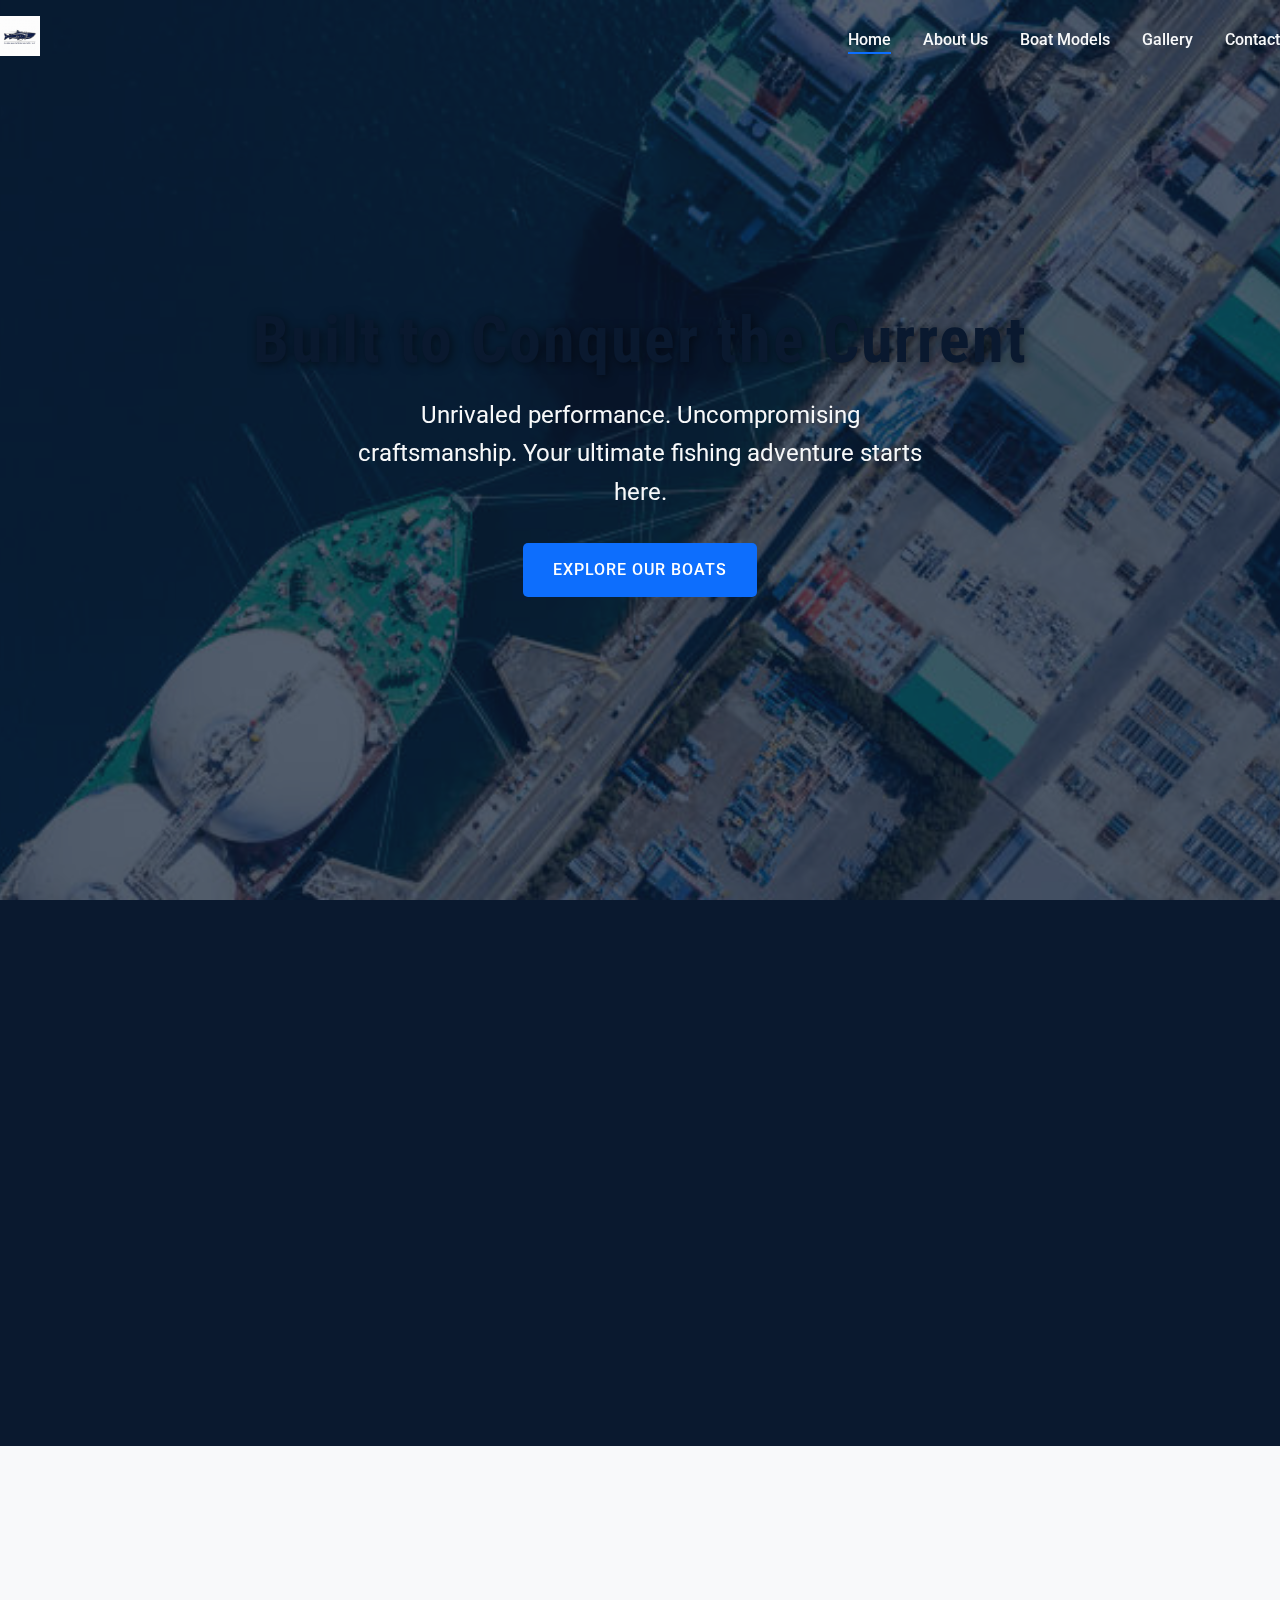
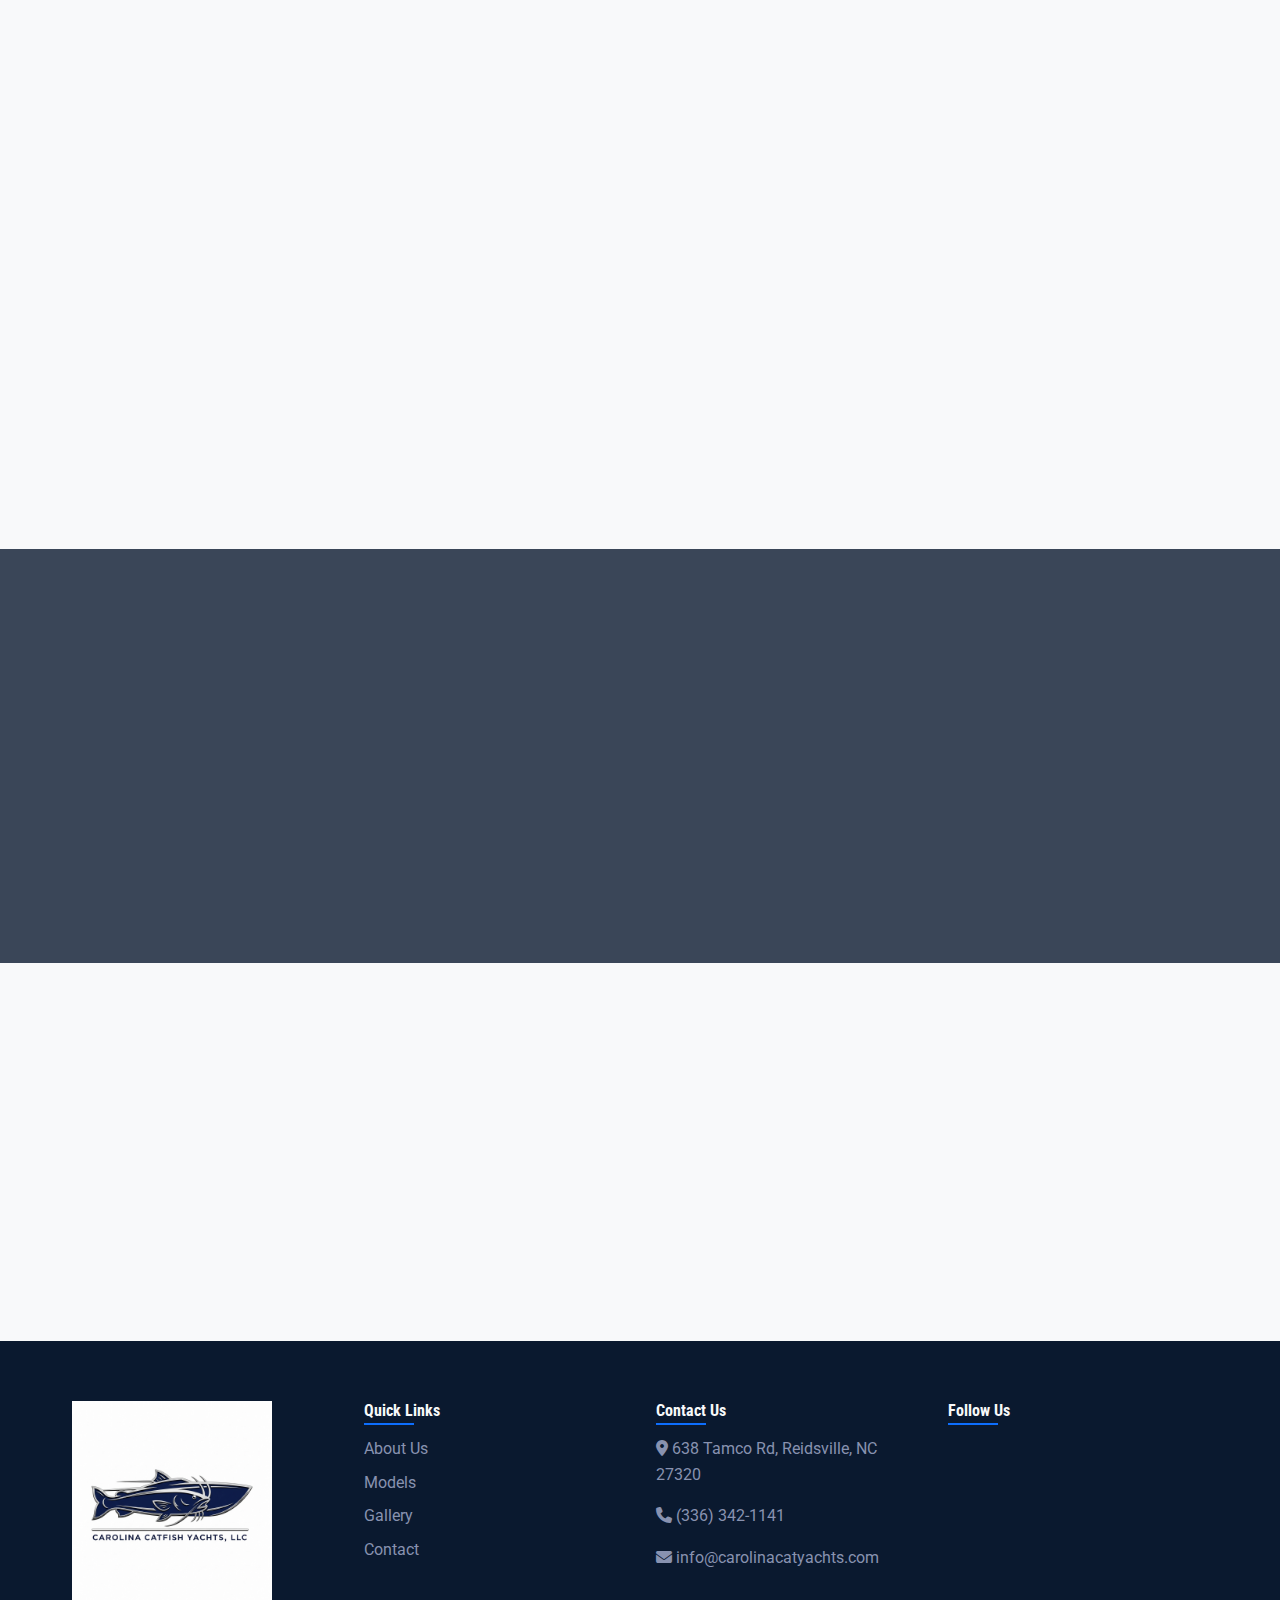
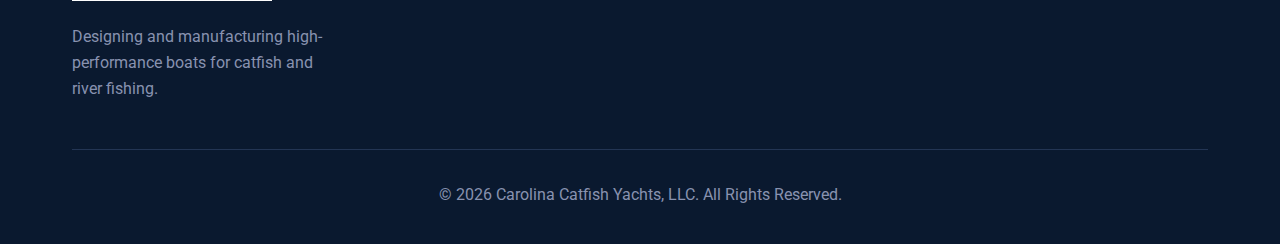
<file: index.html>
<!DOCTYPE html>
<html lang="en">
<head>
    <meta charset="UTF-8">
    <meta name="viewport" content="width=device-width, initial-scale=1.0">
    <title>Carolina Catfish Yachts | Built to Conquer the Current</title>
    <meta name="description" content="High-performance custom boats for catfish and river fishing, designed and manufactured in North Carolina.">

    <link rel="stylesheet" href="css/style.css">

    <link rel="stylesheet" href="https://cdnjs.cloudflare.com/ajax/libs/font-awesome/6.5.2/css/all.min.css">
    <link rel="stylesheet" href="https://unpkg.com/aos@next/dist/aos.css" />
</head>
<body>

    <header class="header">
        <nav class="navbar">
            <a href="index.html" class="nav-logo">
                <img src="images/logo.png" alt="Carolina Catfish Yachts Logo">
            </a>
            <ul class="nav-menu">
                <li class="nav-item"><a href="index.html" class="nav-link active">Home</a></li>
                <li class="nav-item"><a href="about.html" class="nav-link">About Us</a></li>
                <li class="nav-item"><a href="boats.html" class="nav-link">Boat Models</a></li>
                <li class="nav-item"><a href="gallery.html" class="nav-link">Gallery</a></li>
                <li class="nav-item"><a href="contact.html" class="nav-link">Contact</a></li>
            </ul>
            <div class="hamburger">
                <span class="bar"></span>
                <span class="bar"></span>
                <span class="bar"></span>
            </div>
        </nav>
    </header>

    <main>
        <section class="hero-section">
            <div class="hero-bg-video">
                 <img src="images/1.jpg" alt="Dynamic shot of a boat on the water" class="hero-bg-image">
            </div>
            <div class="hero-overlay"></div>
            <div class="container hero-content text-center" data-aos="fade-up">
                <h1 class="hero-title">Built to Conquer the Current</h1>
                <p class="hero-subtitle">Unrivaled performance. Uncompromising craftsmanship. Your ultimate fishing adventure starts here.</p>
                <a href="boats.html" class="btn btn-primary">Explore Our Boats</a>
            </div>
        </section>

        <section class="section bg-dark">
            <div class="container grid grid-2-cols align-center">
                <div data-aos="fade-right">
                    <h2 class="section-title text-light">Forged in North Carolina Waters</h2>
                    <p class="text-muted">Since our founding, Carolina Catfish Yachts has been dedicated to a single mission: to engineer and build the most durable, high-performance river and catfish fishing boats on the market. Our roots are deep in the fishing traditions of the Carolinas, and our passion is built into every hull.</p>
                    <a href="about.html" class="btn btn-secondary">Our Story</a>
                </div>
                <div data-aos="fade-left" data-aos-delay="200">
                    <img src="images/6.jpg" alt="Craftsman working on a boat hull" class="img-fluid rounded-img">
                </div>
            </div>
        </section>

        <section class="section">
            <div class="container text-center">
                <h2 class="section-title" data-aos="fade-up">Featured Models</h2>
                <p class="section-subtitle" data-aos="fade-up" data-aos-delay="100">Engineered for dominance. Designed for the dedicated angler.</p>
                <div class="grid grid-3-cols gap-lg" data-aos="fade-up" data-aos-delay="200">
                    <div class="card">
                        <img src="images/23.jpg" alt="The River Phantom Model" class="card-img">
                        <div class="card-body">
                            <h3 class="card-title">The River Phantom 24'</h3>
                            <p class="card-text">The ultimate vessel for serious catfish anglers. Stable, spacious, and packed with features.</p>
                            <a href="boats.html#river-boats" class="link-arrow">View Details <i class="fas fa-arrow-right"></i></a>
                        </div>
                    </div>
                    <div class="card">
                        <img src="images/24.jpg" alt="The Current Carver Model" class="card-img">
                        <div class="card-body">
                            <h3 class="card-title">The Current Carver 21'</h3>
                            <p class="card-text">A nimble and powerful boat designed to navigate challenging river currents with ease.</p>
                            <a href="boats.html#river-boats" class="link-arrow">View Details <i class="fas fa-arrow-right"></i></a>
                        </div>
                    </div>
                    <div class="card">
                        <img src="images/5.jpg" alt="The Custom Kingfisher Model" class="card-img">
                        <div class="card-body">
                            <h3 class="card-title">The Kingfisher X-Series</h3>
                            <p class="card-text">Your vision, our expertise. Fully customizable builds for the angler who demands it all.</p>
                            <a href="boats.html#custom-builds" class="link-arrow">View Details <i class="fas fa-arrow-right"></i></a>
                        </div>
                    </div>
                </div>
            </div>
        </section>

        <section class="section parallax-section" style="background-image: url('images/10.jpg');">
            <div class="container text-center text-light" data-aos="fade-in">
                <h2 class="section-title">What Our Owners Say</h2>
                <div class="testimonial-carousel">
                    </div>
            </div>
        </section>

        <section class="section">
            <div class="container">
                <div class="grid grid-4-cols gap-md">
                    <div class="value-item text-center" data-aos="fade-up">
                        <div class="value-icon"><i class="fas fa-shield-halved"></i></div>
                        <h3 class="value-title">Durability</h3>
                        <p>Built with superior materials to withstand the toughest conditions, season after season.</p>
                    </div>
                    <div class="value-item text-center" data-aos="fade-up" data-aos-delay="100">
                        <div class="value-icon"><i class="fas fa-gauge-high"></i></div>
                        <h3 class="value-title">Performance</h3>
                        <p>Engineered for speed, stability, and responsive handling in any water.</p>
                    </div>
                    <div class="value-item text-center" data-aos="fade-up" data-aos-delay="200">
                        <div class="value-icon"><i class="fas fa-gem"></i></div>
                        <h3 class="value-title">Craftsmanship</h3>
                        <p>Meticulous attention to detail from our skilled builders in Reidsville, NC.</p>
                    </div>
                    <div class="value-item text-center" data-aos="fade-up" data-aos-delay="300">
                        <div class="value-icon"><i class="fas fa-lightbulb"></i></div>
                        <h3 class="value-title">Innovation</h3>
                        <p>Integrating the latest technology and angler-focused design features.</p>
                    </div>
                </div>
            </div>
        </section>

    </main>

    <footer class="footer bg-dark">
        <div class="container">
            <div class="footer-content">
                <div class="footer-col">
                    <img src="images/logo.png" alt="Carolina Catfish Yachts Logo" class="footer-logo">
                    <p>Designing and manufacturing high-performance boats for catfish and river fishing.</p>
                </div>
                <div class="footer-col">
                    <h4>Quick Links</h4>
                    <ul>
                        <li><a href="about.html">About Us</a></li>
                        <li><a href="boats.html">Models</a></li>
                        <li><a href="gallery.html">Gallery</a></li>
                        <li><a href="contact.html">Contact</a></li>
                    </ul>
                </div>
                <div class="footer-col">
                    <h4>Contact Us</h4>
                    <p><i class="fas fa-map-marker-alt"></i> 638 Tamco Rd, Reidsville, NC 27320</p>
                    <p><i class="fas fa-phone"></i> (336) 342-1141</p>
                    <p><i class="fas fa-envelope"></i> info@carolinacatyachts.com</p>
                </div>
                <div class="footer-col">
                    <h4>Follow Us</h4>
                    <div class="social-icons">
                        
                    </div>
                </div>
            </div>
            <div class="footer-bottom">
                <p>&copy; <span id="year"></span> Carolina Catfish Yachts, LLC. All Rights Reserved.</p>
            </div>
        </div>
    </footer>

    <a href="#" class="back-to-top"><i class="fas fa-arrow-up"></i></a>

    <script src="https://unpkg.com/aos@next/dist/aos.js"></script>
    <script src="js/script.js"></script>
</body>
</html>
</file>
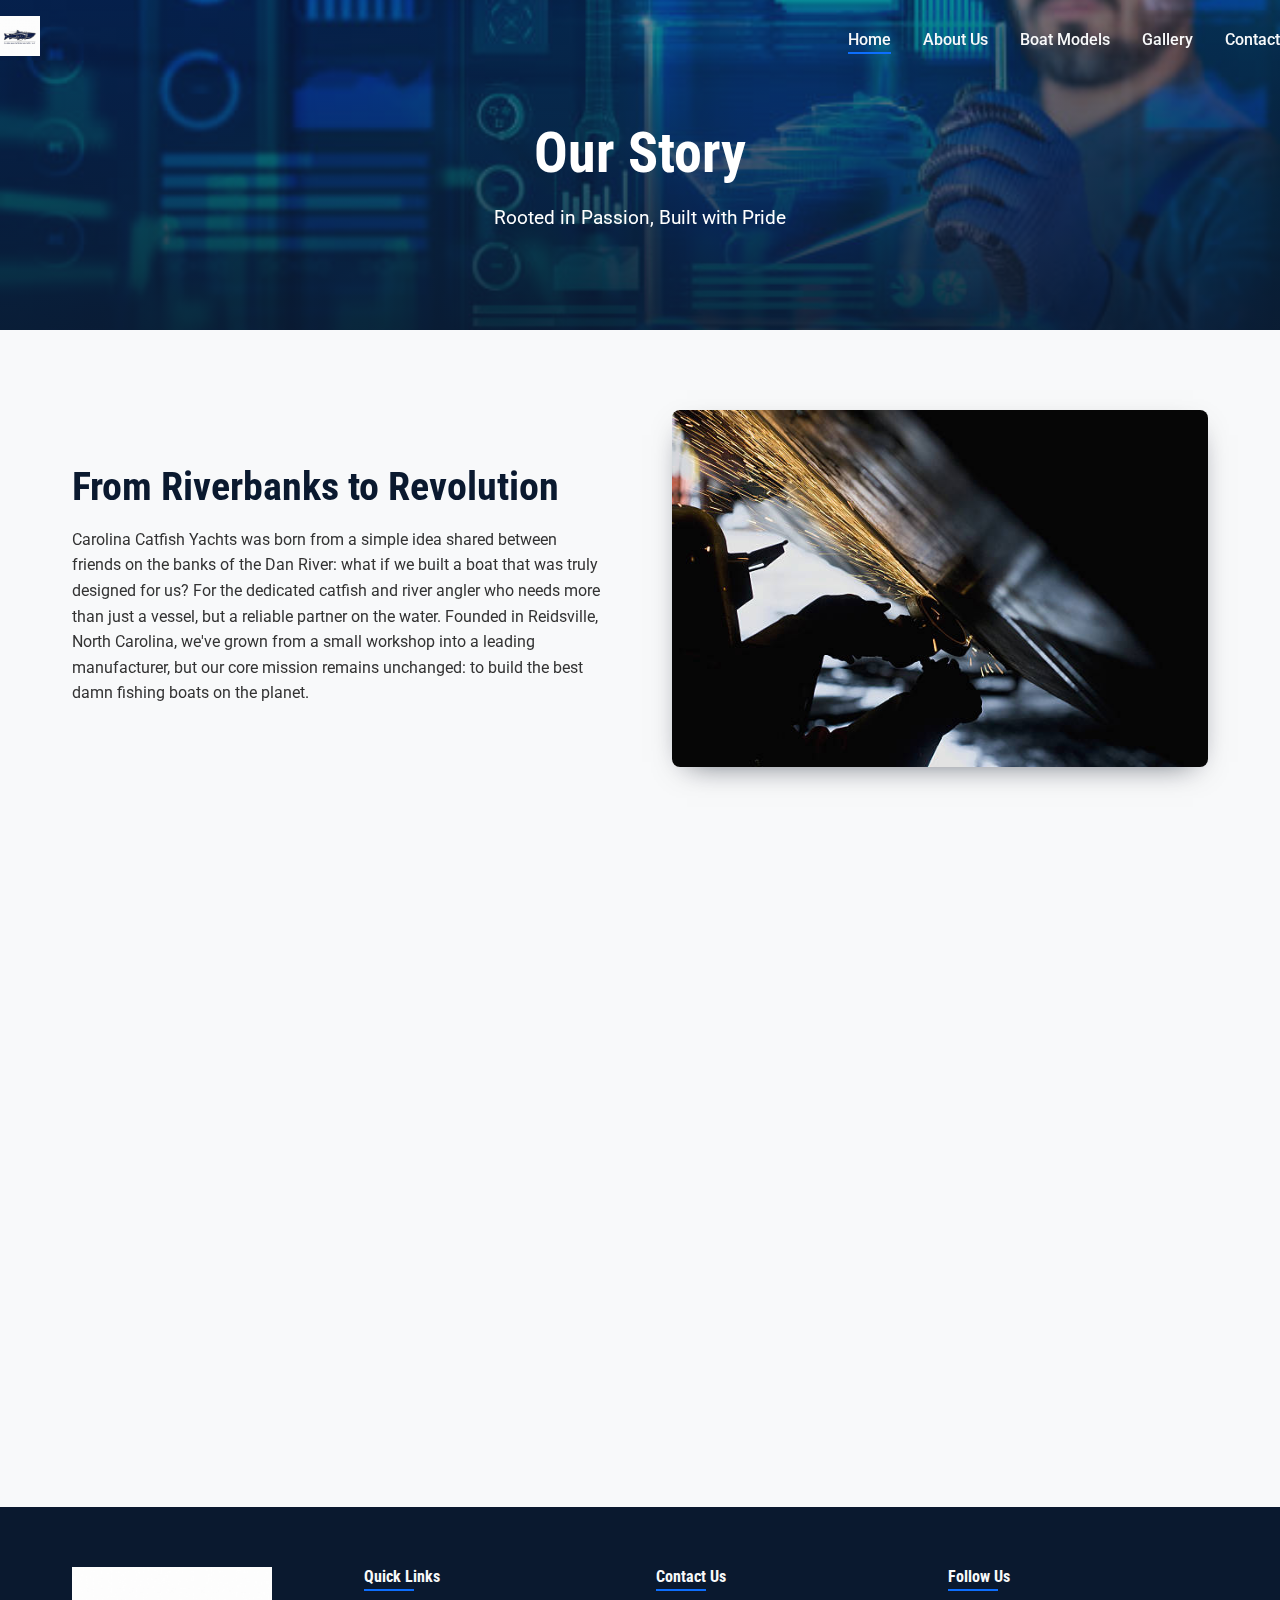
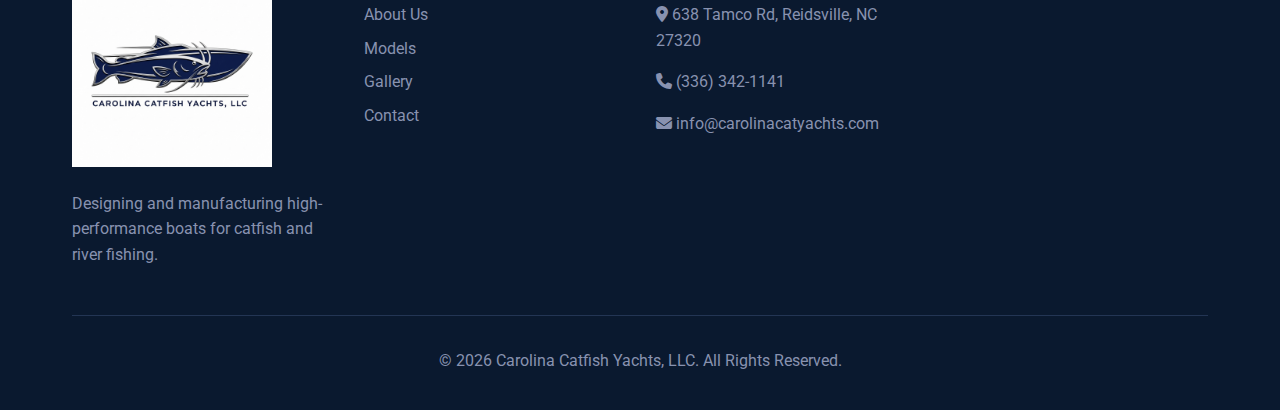
<file: about.html>
<!DOCTYPE html>
<html lang="en">
<head>
    <meta charset="UTF-8">
    <meta name="viewport" content="width=device-width, initial-scale=1.0">
    <title>About Us | Carolina Catfish Yachts</title>
    <link rel="stylesheet" href="css/style.css">
    <link rel="stylesheet" href="https://cdnjs.cloudflare.com/ajax/libs/font-awesome/6.5.2/css/all.min.css">
    <link rel="stylesheet" href="https://unpkg.com/aos@next/dist/aos.css" />
</head>
<body>

    <header class="header">
         <nav class="navbar">
            <a href="index.html" class="nav-logo">
                <img src="images/logo.png" alt="Carolina Catfish Yachts Logo">
            </a>
            <ul class="nav-menu">
                <li class="nav-item"><a href="index.html" class="nav-link active">Home</a></li>
                <li class="nav-item"><a href="about.html" class="nav-link">About Us</a></li>
                <li class="nav-item"><a href="boats.html" class="nav-link">Boat Models</a></li>
                <li class="nav-item"><a href="gallery.html" class="nav-link">Gallery</a></li>
                <li class="nav-item"><a href="contact.html" class="nav-link">Contact</a></li>
            </ul>
            <div class="hamburger">
                <span class="bar"></span>
                <span class="bar"></span>
                <span class="bar"></span>
            </div>
        </nav>
    </header>

    <main>
        <section class="page-header" style="background-image: url('images/11.jpg');">
            <div class="container">
                <h1 data-aos="fade-up">Our Story</h1>
                <p data-aos="fade-up" data-aos-delay="100">Rooted in Passion, Built with Pride</p>
            </div>
        </section>

        <section class="section">
            <div class="container grid grid-2-cols align-center gap-lg">
                <div data-aos="fade-right">
                    <h2 class="section-title">From Riverbanks to Revolution</h2>
                    <p>Carolina Catfish Yachts was born from a simple idea shared between friends on the banks of the Dan River: what if we built a boat that was truly designed for us? For the dedicated catfish and river angler who needs more than just a vessel, but a reliable partner on the water. Founded in Reidsville, North Carolina, we've grown from a small workshop into a leading manufacturer, but our core mission remains unchanged: to build the best damn fishing boats on the planet.</p>
                </div>
                <div data-aos="fade-left">
                    <img src="images/6.jpg" alt="Vintage photo of the founders fishing" class="img-fluid rounded-img">
                </div>
            </div>
        </section>

        
        
        <section class="section">
             <div class="container text-center">
                <h2 class="section-title" data-aos="fade-up">American Made, Angler Approved</h2>
                <p class="section-subtitle" data-aos="fade-up" data-aos-delay="100">Every weld, every wire, every detail is handled with pride in our North Carolina facility.</p>
                <div class="grid grid-2-cols gap-md" data-aos="fade-up" data-aos-delay="200">
                    <img src="images/10.jpg" alt="Boat hull being constructed" class="img-fluid rounded-img">
                    <img src="images/11.jpg" alt="Detail shot of boat console wiring" class="img-fluid rounded-img">
                </div>
            </div>
        </section>
    </main>

    <footer class="footer bg-dark">
         <div class="container">
            <div class="footer-content">
                <div class="footer-col">
                    <img src="images/logo.png" alt="Carolina Catfish Yachts Logo" class="footer-logo">
                    <p>Designing and manufacturing high-performance boats for catfish and river fishing.</p>
                </div>
                <div class="footer-col">
                    <h4>Quick Links</h4>
                    <ul>
                        <li><a href="about.html">About Us</a></li>
                        <li><a href="boats.html">Models</a></li>
                        <li><a href="gallery.html">Gallery</a></li>
                        <li><a href="contact.html">Contact</a></li>
                    </ul>
                </div>
                <div class="footer-col">
                    <h4>Contact Us</h4>
                    <p><i class="fas fa-map-marker-alt"></i> 638 Tamco Rd, Reidsville, NC 27320</p>
                    <p><i class="fas fa-phone"></i> (336) 342-1141</p>
                    <p><i class="fas fa-envelope"></i> info@carolinacatyachts.com</p>
                </div>
                <div class="footer-col">
                    <h4>Follow Us</h4>
                    <div class="social-icons">
                        
                    </div>
                </div>
            </div>
            <div class="footer-bottom">
                <p>&copy; <span id="year"></span> Carolina Catfish Yachts, LLC. All Rights Reserved.</p>
            </div>
        </div>
    </footer>
    <a href="#" class="back-to-top"><i class="fas fa-arrow-up"></i></a>

    <script src="https://unpkg.com/aos@next/dist/aos.js"></script>
    <script src="js/script.js"></script>
    <script>
        // Copy the content of the header and footer from index.html here for simplicity in this example
        // In a real project, you would use a template engine.
        document.querySelector('header').innerHTML = document.querySelector('header').innerHTML || ``;
        document.querySelector('footer').innerHTML = document.querySelector('footer').innerHTML || ``;
    </script>
</body>
</html>
</file>
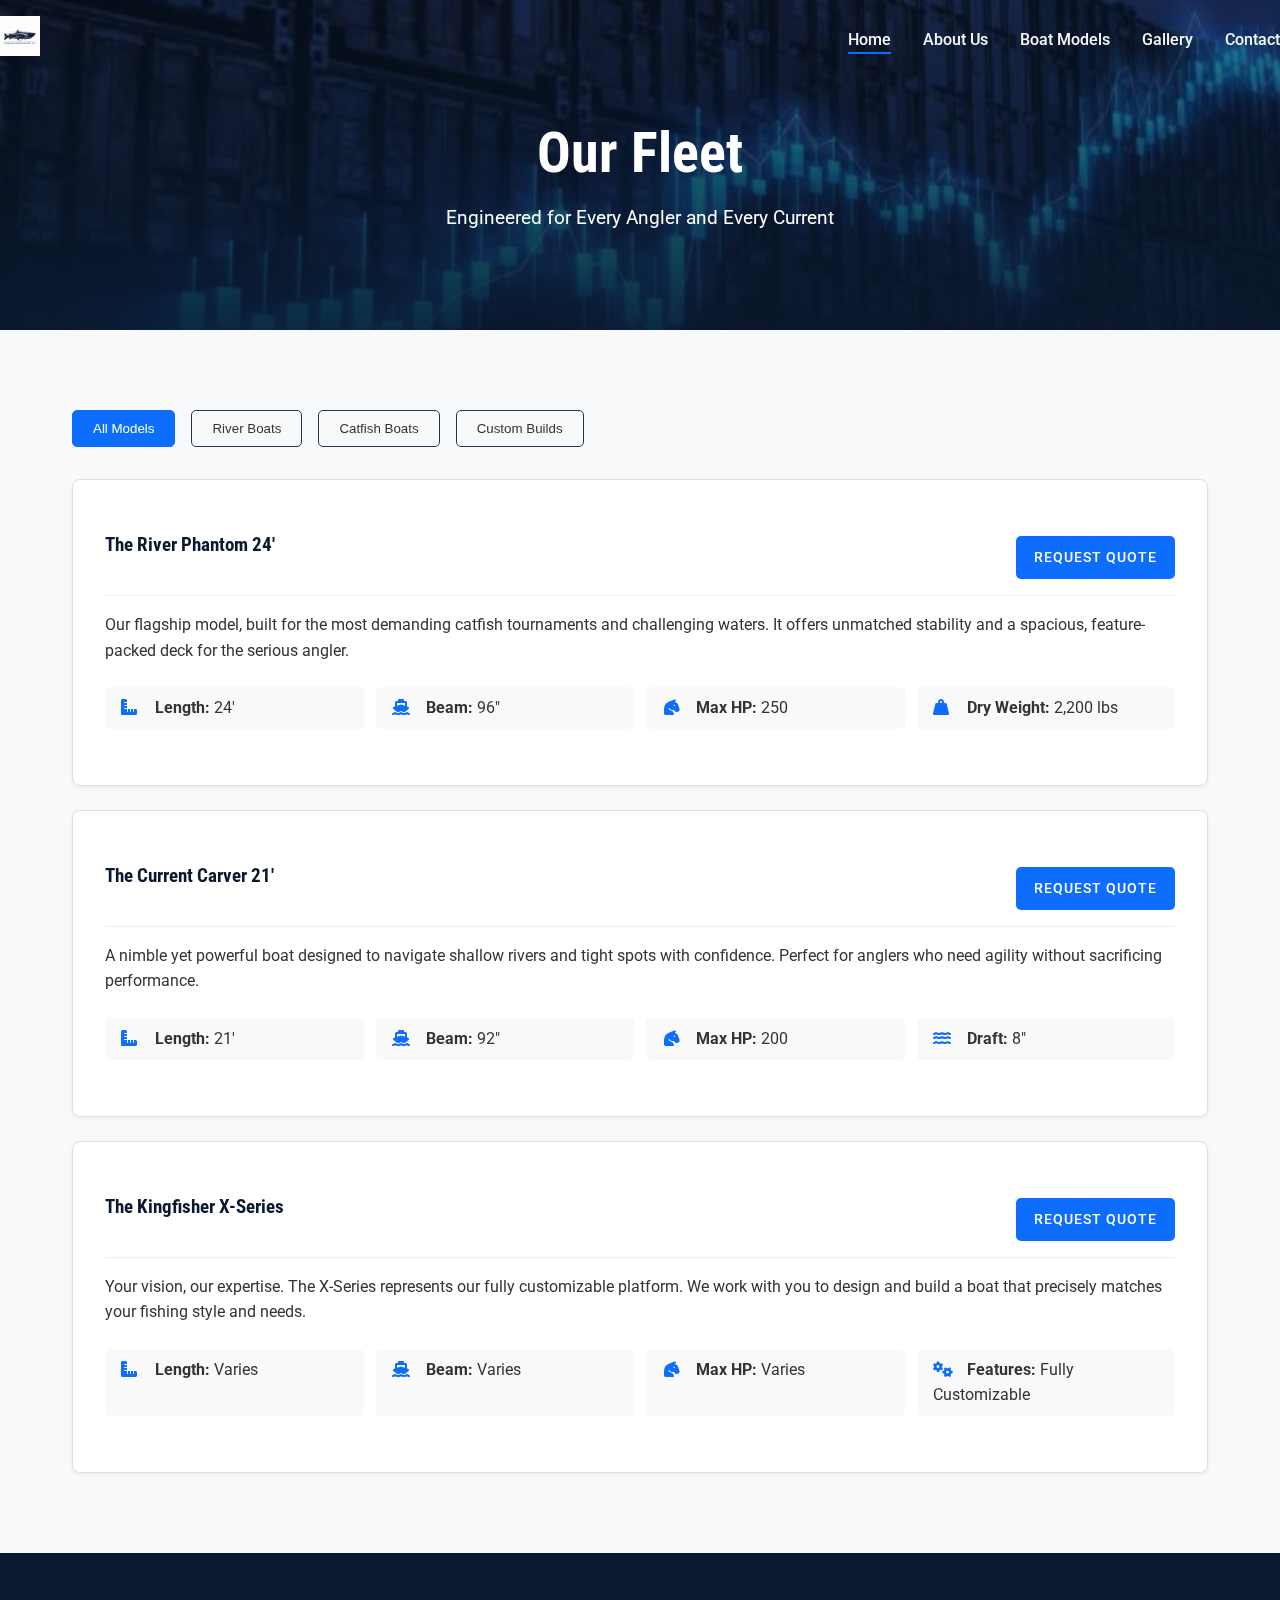
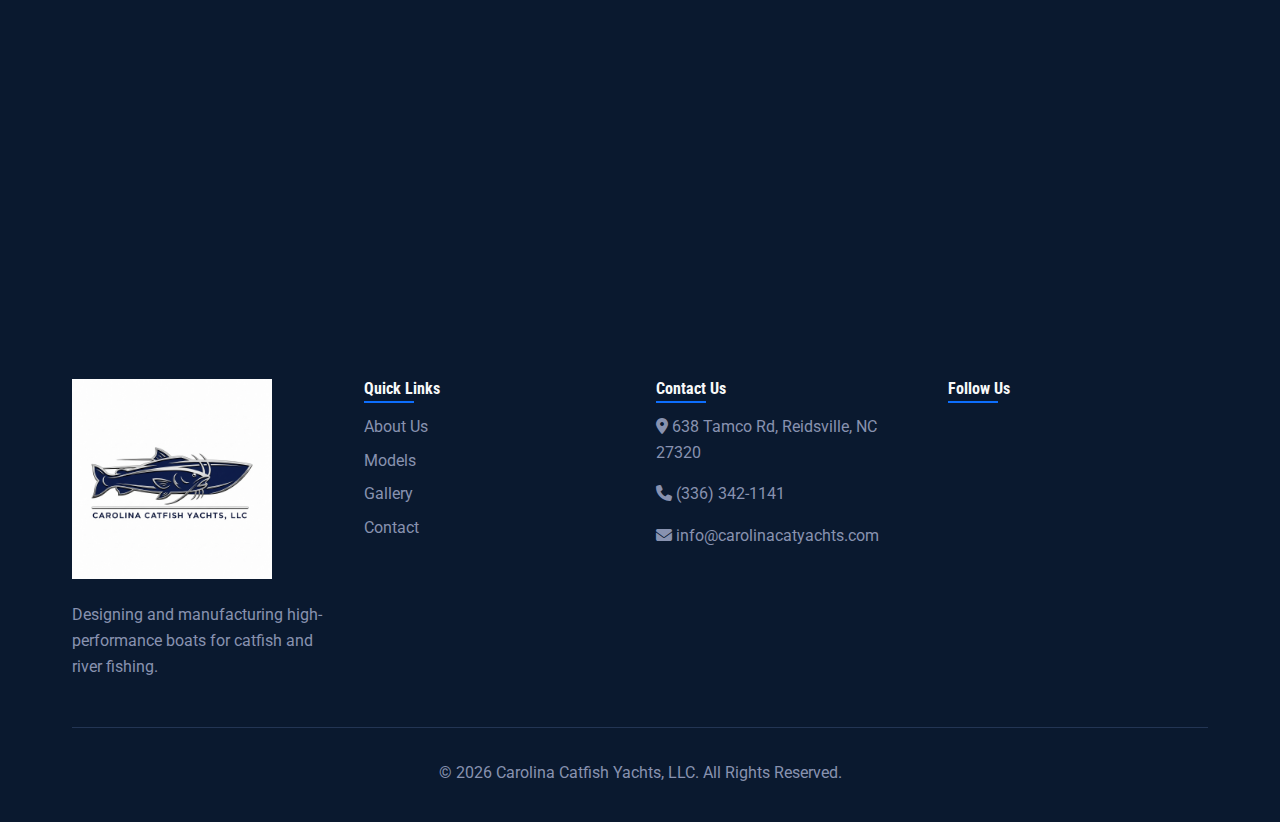
<file: boats.html>
<!DOCTYPE html>
<html lang="en">
<head>
    <title>Our Models | Carolina Catfish Yachts</title>
    <link rel="stylesheet" href="css/style.css">
    <link rel="stylesheet" href="https://cdnjs.cloudflare.com/ajax/libs/font-awesome/6.5.2/css/all.min.css">
    <link rel="stylesheet" href="https://unpkg.com/aos@next/dist/aos.css" />
</head>
<body>
    <header class="header">
         <nav class="navbar">
            <a href="index.html" class="nav-logo">
                <img src="images/logo.png" alt="Carolina Catfish Yachts Logo">
            </a>
            <ul class="nav-menu">
                <li class="nav-item"><a href="index.html" class="nav-link active">Home</a></li>
                <li class="nav-item"><a href="about.html" class="nav-link">About Us</a></li>
                <li class="nav-item"><a href="boats.html" class="nav-link">Boat Models</a></li>
                <li class="nav-item"><a href="gallery.html" class="nav-link">Gallery</a></li>
                <li class="nav-item"><a href="contact.html" class="nav-link">Contact</a></li>
            </ul>
            <div class="hamburger">
                <span class="bar"></span>
                <span class="bar"></span>
                <span class="bar"></span>
            </div>
        </nav>
    </header>

    <main>
        <section class="page-header" style="background-image: url('images/3.jpg');">
            <div class="container">
                <h1 data-aos="fade-up">Our Fleet</h1>
                <p data-aos="fade-up" data-aos-delay="100">Engineered for Every Angler and Every Current</p>
            </div>
        </section>

        <section class="section">
    <div class="container">
        <div class="tabs" data-aos="fade-up">
            <button class="tab-link active" onclick="filterBoats('all')">All Models</button>
            <button class="tab-link" onclick="filterBoats('river')">River Boats</button>
            <button class="tab-link" onclick="filterBoats('catfish')">Catfish Boats</button>
            <button class="tab-link" onclick="filterBoats('custom')">Custom Builds</button>
        </div>

        <div class="boat-grid-text" data-aos="fade-up" data-aos-delay="200">
            
            <div class="boat-listing catfish river">
                <div class="boat-listing-header">
                    <h3>The River Phantom 24'</h3>
                    <div class="boat-card-actions">
                        <a href="contact.html" class="btn btn-primary btn-sm">Request Quote</a>
                    </div>
                </div>
                <p>Our flagship model, built for the most demanding catfish tournaments and challenging waters. It offers unmatched stability and a spacious, feature-packed deck for the serious angler.</p>
                <ul class="boat-specs">
                    <li><i class="fas fa-ruler-combined"></i> <strong>Length:</strong> 24'</li>
                    <li><i class="fas fa-ship"></i> <strong>Beam:</strong> 96"</li>
                    <li><i class="fas fa-horse-head"></i> <strong>Max HP:</strong> 250</li>
                    <li><i class="fas fa-weight-hanging"></i> <strong>Dry Weight:</strong> 2,200 lbs</li>
                </ul>
            </div>

            <div class="boat-listing river">
                <div class="boat-listing-header">
                    <h3>The Current Carver 21'</h3>
                    <div class="boat-card-actions">
                        <a href="contact.html" class="btn btn-primary btn-sm">Request Quote</a>
                    </div>
                </div>
                <p>A nimble yet powerful boat designed to navigate shallow rivers and tight spots with confidence. Perfect for anglers who need agility without sacrificing performance.</p>
                <ul class="boat-specs">
                    <li><i class="fas fa-ruler-combined"></i> <strong>Length:</strong> 21'</li>
                    <li><i class="fas fa-ship"></i> <strong>Beam:</strong> 92"</li>
                    <li><i class="fas fa-horse-head"></i> <strong>Max HP:</strong> 200</li>
                     <li><i class="fas fa-water"></i> <strong>Draft:</strong> 8"</li>
                </ul>
            </div>

            <div class="boat-listing custom">
                <div class="boat-listing-header">
                    <h3>The Kingfisher X-Series</h3>
                    <div class="boat-card-actions">
                        <a href="contact.html" class="btn btn-primary btn-sm">Request Quote</a>
                    </div>
                </div>
                <p>Your vision, our expertise. The X-Series represents our fully customizable platform. We work with you to design and build a boat that precisely matches your fishing style and needs.</p>
                <ul class="boat-specs">
                    <li><i class="fas fa-ruler-combined"></i> <strong>Length:</strong> Varies</li>
                    <li><i class="fas fa-ship"></i> <strong>Beam:</strong> Varies</li>
                    <li><i class="fas fa-horse-head"></i> <strong>Max HP:</strong> Varies</li>
                    <li><i class="fas fa-cogs"></i> <strong>Features:</strong> Fully Customizable</li>
                </ul>
            </div>
            
        </div>
    </div>
</section>
        
        <section class="section bg-dark text-light">
            <div class="container text-center" data-aos="fade-up">
                <h2 class="section-title">Warranty & Customization</h2>
                <p class="section-subtitle">Every boat is backed by our lifetime hull warranty and built in the USA. Want something unique? We specialize in custom builds to match your exact fishing style.</p>
                <a href="assets/brochure.pdf" download class="btn btn-primary"><i class="fas fa-download"></i> Download Brochure</a>
            </div>
        </section>
    </main>
    
    <div id="modal1" class="modal">
        <div class="modal-content">
            <span class="close-button" onclick="closeModal('modal1')">&times;</span>
            <h2>River Phantom 24' - Full Specifications</h2>
            <p>Detailed specs go here...</p>
        </div>
    </div>
    <div id="modal2" class="modal">
        <div class="modal-content">
            <span class="close-button" onclick="closeModal('modal2')">&times;</span>
            <h2>Current Carver 21' - Full Specifications</h2>
            <p>Detailed specs go here...</p>
        </div>
    </div>


    <footer class="footer bg-dark">
         <div class="container">
            <div class="footer-content">
                <div class="footer-col">
                    <img src="images/logo.png" alt="Carolina Catfish Yachts Logo" class="footer-logo">
                    <p>Designing and manufacturing high-performance boats for catfish and river fishing.</p>
                </div>
                <div class="footer-col">
                    <h4>Quick Links</h4>
                    <ul>
                        <li><a href="about.html">About Us</a></li>
                        <li><a href="boats.html">Models</a></li>
                        <li><a href="gallery.html">Gallery</a></li>
                        <li><a href="contact.html">Contact</a></li>
                    </ul>
                </div>
                <div class="footer-col">
                    <h4>Contact Us</h4>
                    <p><i class="fas fa-map-marker-alt"></i> 638 Tamco Rd, Reidsville, NC 27320</p>
                    <p><i class="fas fa-phone"></i> (336) 342-1141</p>
                    <p><i class="fas fa-envelope"></i> info@carolinacatyachts.com</p>
                </div>
                <div class="footer-col">
                    <h4>Follow Us</h4>
                    <div class="social-icons">
                        
                    </div>
                </div>
            </div>
            <div class="footer-bottom">
                <p>&copy; <span id="year"></span> Carolina Catfish Yachts, LLC. All Rights Reserved.</p>
            </div>
        </div>
    </footer>
    <a href="#" class="back-to-top"><i class="fas fa-arrow-up"></i></a>

    <script src="https://unpkg.com/aos@next/dist/aos.js"></script>
    <script src="js/script.js"></script>
    <script>
        // Copy header/footer content
    </script>
</body>
</html>
</file>
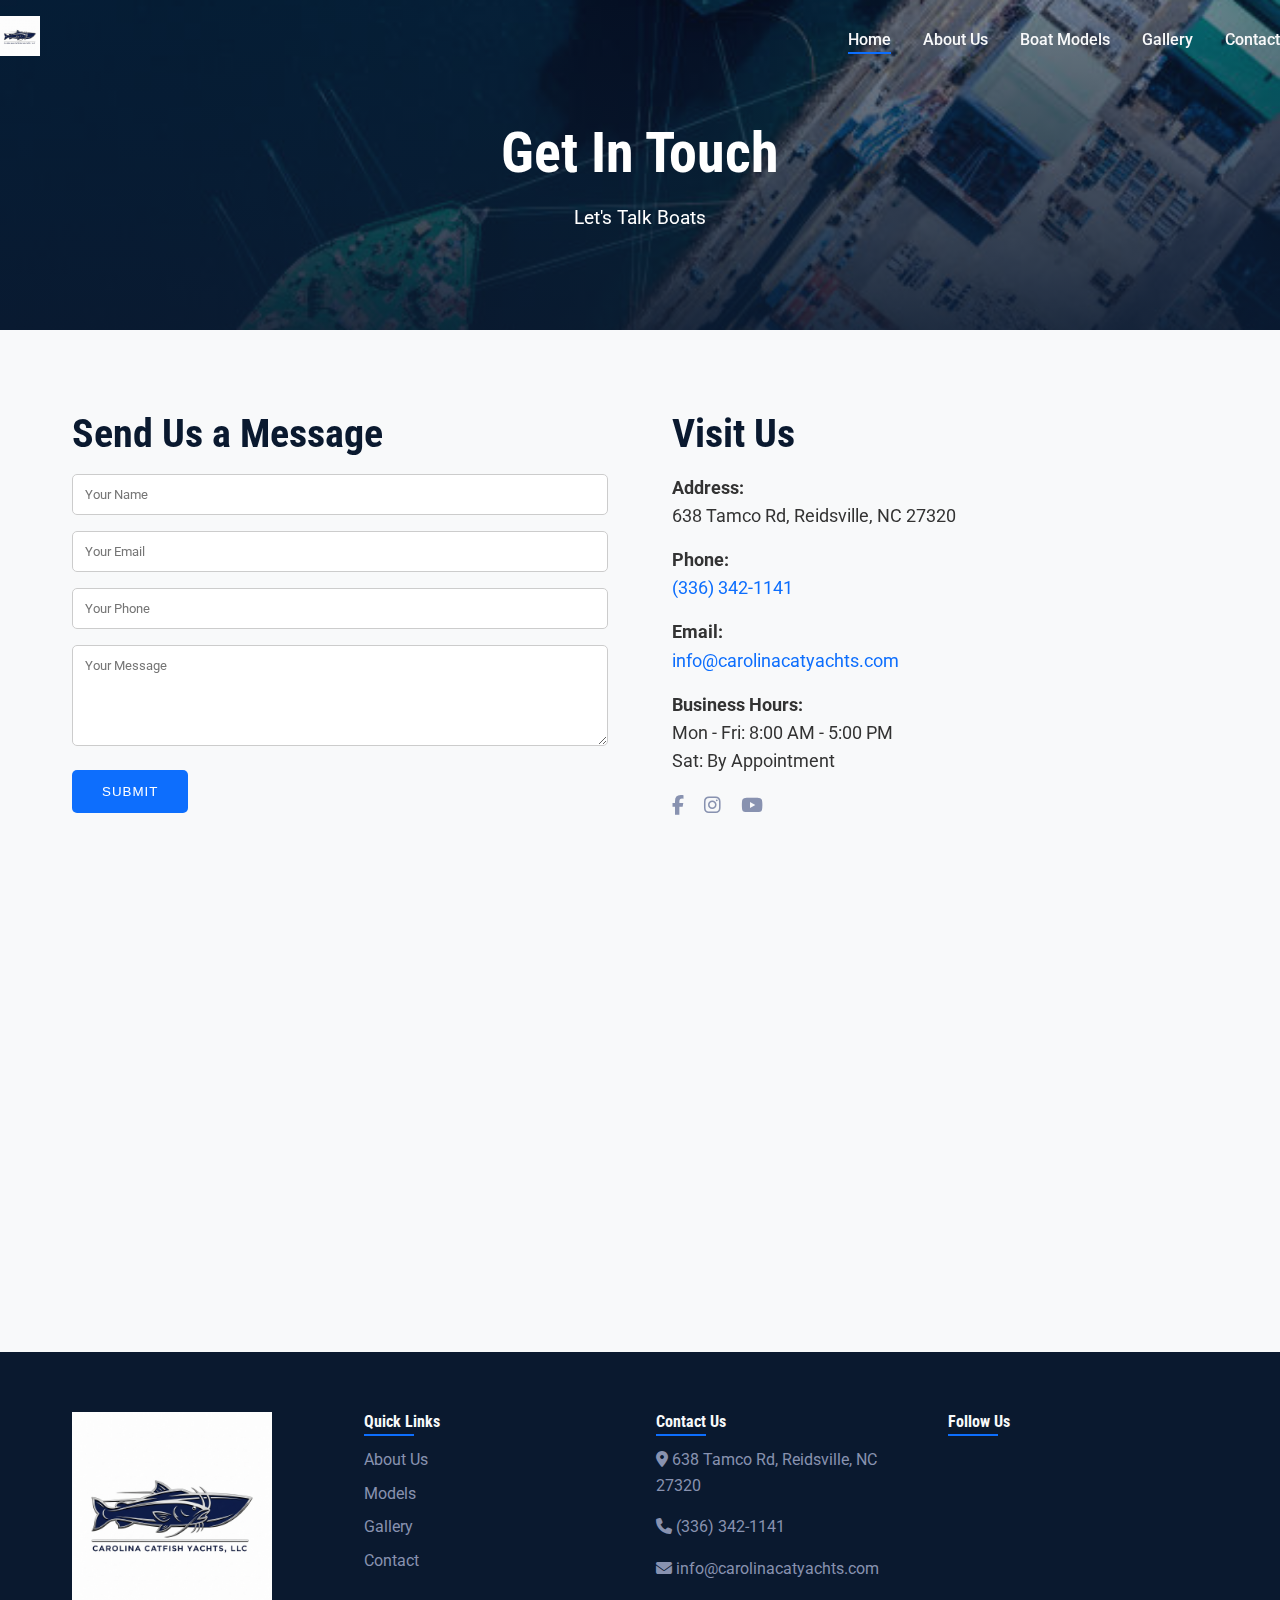
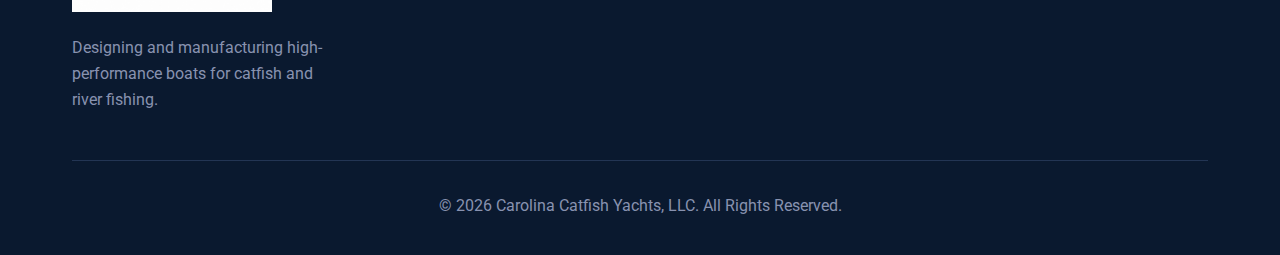
<file: contact.html>
<!DOCTYPE html>
<html lang="en">
<head>
    <title>Contact Us | Carolina Catfish Yachts</title>
    <link rel="stylesheet" href="css/style.css">
    <link rel="stylesheet" href="https://cdnjs.cloudflare.com/ajax/libs/font-awesome/6.5.2/css/all.min.css">
    <link rel="stylesheet" href="https://unpkg.com/aos@next/dist/aos.css" />
</head>
<body>
    <header class="header">
         <nav class="navbar">
            <a href="index.html" class="nav-logo">
                <img src="images/logo.png" alt="Carolina Catfish Yachts Logo">
            </a>
            <ul class="nav-menu">
                <li class="nav-item"><a href="index.html" class="nav-link active">Home</a></li>
                <li class="nav-item"><a href="about.html" class="nav-link">About Us</a></li>
                <li class="nav-item"><a href="boats.html" class="nav-link">Boat Models</a></li>
                <li class="nav-item"><a href="gallery.html" class="nav-link">Gallery</a></li>
                <li class="nav-item"><a href="contact.html" class="nav-link">Contact</a></li>
            </ul>
            <div class="hamburger">
                <span class="bar"></span>
                <span class="bar"></span>
                <span class="bar"></span>
            </div>
        </nav>
    </header>
    <main>
        <section class="page-header" style="background-image: url('images/1.jpg');">
            <div class="container">
                <h1 data-aos="fade-up">Get In Touch</h1>
                <p data-aos="fade-up" data-aos-delay="100">Let's Talk Boats</p>
            </div>
        </section>

        <section class="section">
            <div class="container grid grid-2-cols gap-lg">
                <div data-aos="fade-right">
                    <h2 class="section-title">Send Us a Message</h2>
                    <form id="contact-form" class="contact-form">
                        <div class="form-group">
                            <input type="text" name="name" placeholder="Your Name" required>
                        </div>
                        <div class="form-group">
                            <input type="email" name="email" placeholder="Your Email" required>
                        </div>
                        <div class="form-group">
                            <input type="tel" name="phone" placeholder="Your Phone">
                        </div>
                        <div class="form-group">
                            <textarea name="message" rows="5" placeholder="Your Message" required></textarea>
                        </div>
                        <button type="submit" class="btn btn-primary">Submit</button>
                    </form>
                </div>

                <div data-aos="fade-left" data-aos-delay="200">
                    <h2 class="section-title">Visit Us</h2>
                    <div class="contact-info">
                        <p><strong>Address:</strong><br>638 Tamco Rd, Reidsville, NC 27320</p>
                        <p><strong>Phone:</strong><br><a href="tel:3363421141">(336) 342-1141</a></p>
                        <p><strong>Email:</strong><br><a href="mailto:info@carolinacatyachts.com">info@carolinacatyachts.com</a></p>
                        <p><strong>Business Hours:</strong><br>Mon - Fri: 8:00 AM - 5:00 PM<br>Sat: By Appointment</p>
                    </div>
                    <div class="social-icons">
                        <a href="#"><i class="fab fa-facebook-f"></i></a>
                        <a href="#"><i class="fab fa-instagram"></i></a>
                        <a href="#"><i class="fab fa-youtube"></i></a>
                    </div>
                </div>
            </div>
        </section>

        <section class="map-section">
            <iframe src="https://www.google.com/maps/embed?pb=!1m18!1m12!1m3!1d3209.53982464195!2d-79.62060168471966!3d36.44358598002271!2m3!1f0!2f0!3f0!3m2!1i1024!2i768!4f13.1!3m3!1m2!1s0x88528e18b8b09315%3A0x633d74917a2512f5!2s638%20Tamco%20Rd%2C%20Reidsville%2C%20NC%2027320%2C%20USA!5e0!3m2!1sen!2s!4v1663456789012!5m2!1sen!2s" width="100%" height="450" style="border:0;" allowfullscreen="" loading="lazy" referrerpolicy="no-referrer-when-downgrade"></iframe>
        </section>
    </main>

    <footer class="footer bg-dark">
         <div class="container">
            <div class="footer-content">
                <div class="footer-col">
                    <img src="images/logo.png" alt="Carolina Catfish Yachts Logo" class="footer-logo">
                    <p>Designing and manufacturing high-performance boats for catfish and river fishing.</p>
                </div>
                <div class="footer-col">
                    <h4>Quick Links</h4>
                    <ul>
                        <li><a href="about.html">About Us</a></li>
                        <li><a href="boats.html">Models</a></li>
                        <li><a href="gallery.html">Gallery</a></li>
                        <li><a href="contact.html">Contact</a></li>
                    </ul>
                </div>
                <div class="footer-col">
                    <h4>Contact Us</h4>
                    <p><i class="fas fa-map-marker-alt"></i> 638 Tamco Rd, Reidsville, NC 27320</p>
                    <p><i class="fas fa-phone"></i> (336) 342-1141</p>
                    <p><i class="fas fa-envelope"></i> info@carolinacatyachts.com</p>
                </div>
                <div class="footer-col">
                    <h4>Follow Us</h4>
                    <div class="social-icons">
                        
                    </div>
                </div>
            </div>
            <div class="footer-bottom">
                <p>&copy; <span id="year"></span> Carolina Catfish Yachts, LLC. All Rights Reserved.</p>
            </div>
        </div>
    </footer>
    <a href="#" class="back-to-top"><i class="fas fa-arrow-up"></i></a>

    <script src="https://unpkg.com/aos@next/dist/aos.js"></script>
    <script src="js/script.js"></script>
    <script>
        // Copy header/footer content
    </script>
</body>
</html>
</file>
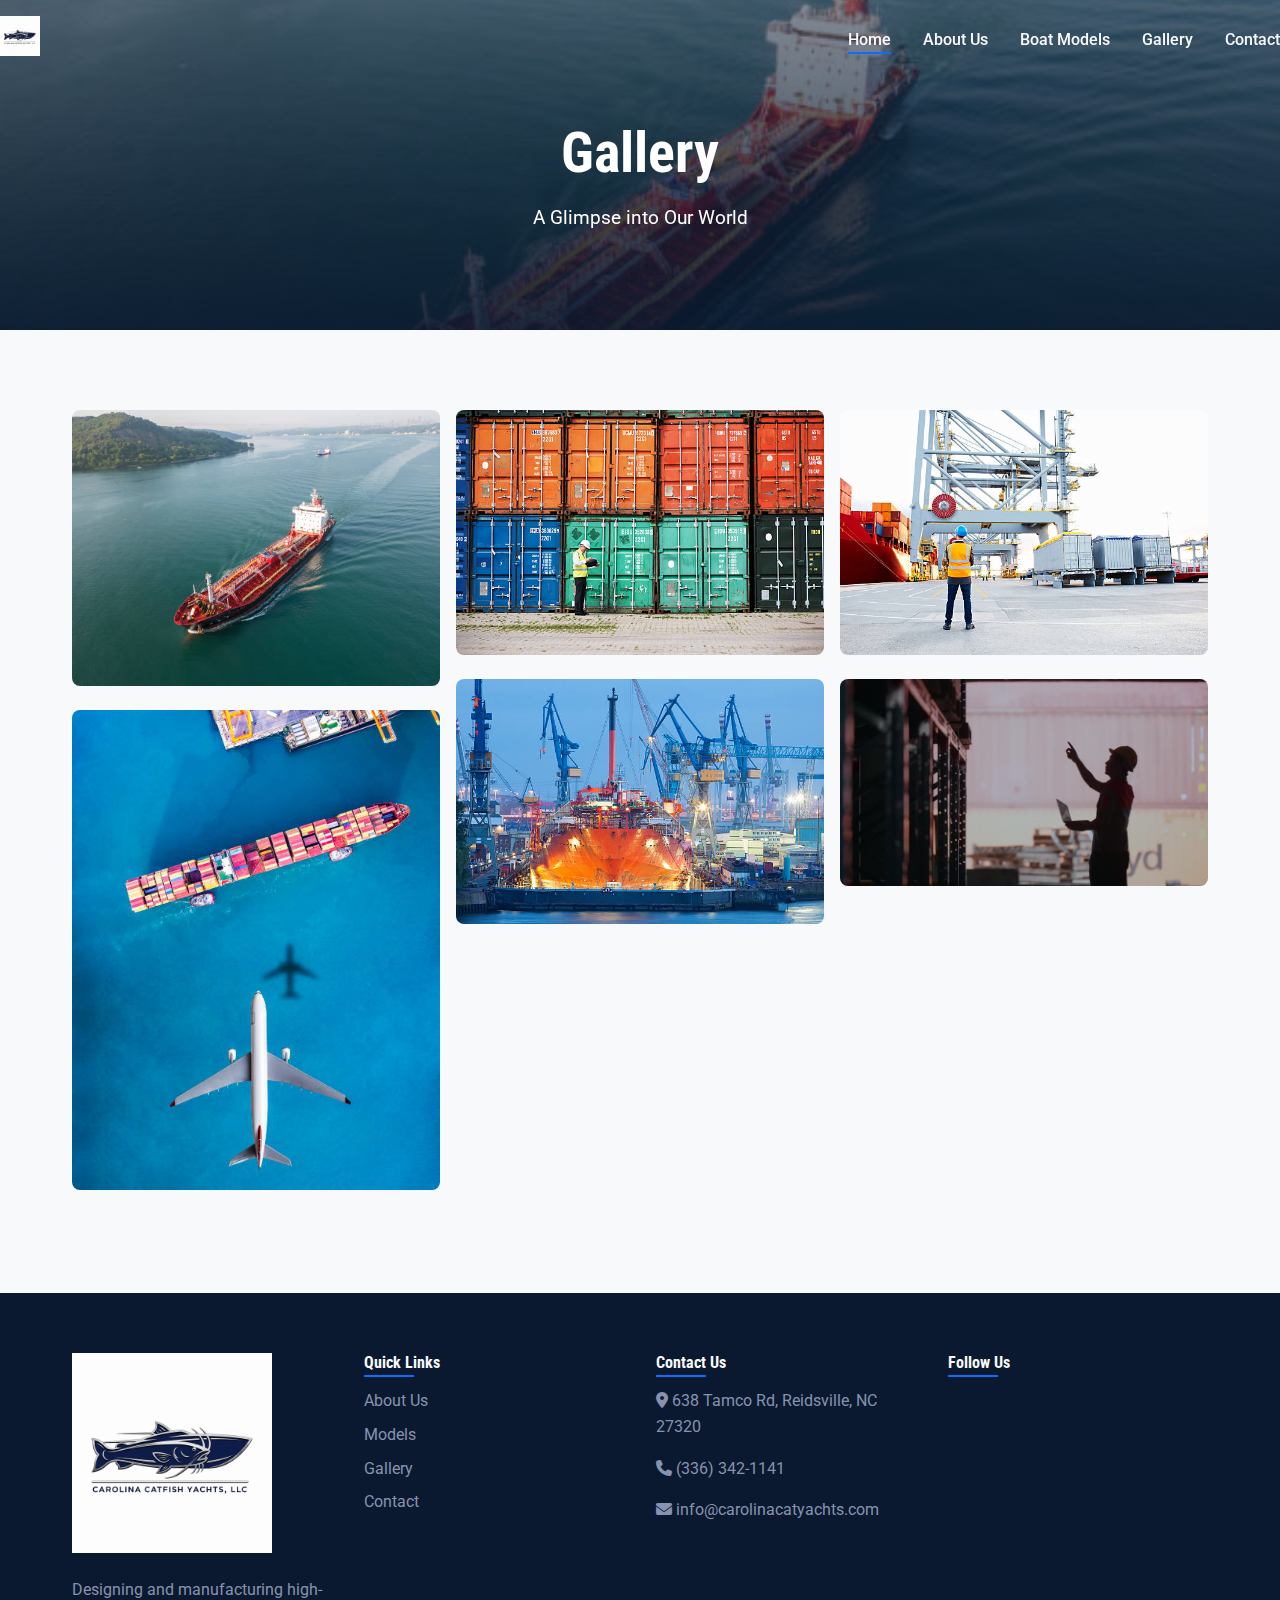
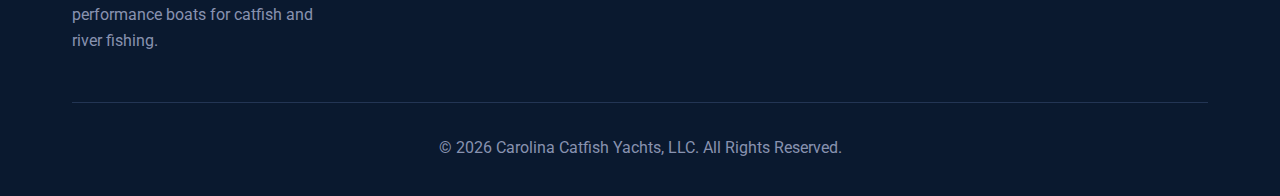
<file: gallery.html>
<!DOCTYPE html>
<html lang="en">
<head>
    <title>Gallery | Carolina Catfish Yachts</title>
    <link rel="stylesheet" href="css/style.css">
    <link rel="stylesheet" href="https://cdnjs.cloudflare.com/ajax/libs/font-awesome/6.5.2/css/all.min.css">
    <link rel="stylesheet" href="https://unpkg.com/aos@next/dist/aos.css" />
</head>
<body>
    <header class="header">
         <nav class="navbar">
            <a href="index.html" class="nav-logo">
                <img src="images/logo.png" alt="Carolina Catfish Yachts Logo">
            </a>
            <ul class="nav-menu">
                <li class="nav-item"><a href="index.html" class="nav-link active">Home</a></li>
                <li class="nav-item"><a href="about.html" class="nav-link">About Us</a></li>
                <li class="nav-item"><a href="boats.html" class="nav-link">Boat Models</a></li>
                <li class="nav-item"><a href="gallery.html" class="nav-link">Gallery</a></li>
                <li class="nav-item"><a href="contact.html" class="nav-link">Contact</a></li>
            </ul>
            <div class="hamburger">
                <span class="bar"></span>
                <span class="bar"></span>
                <span class="bar"></span>
            </div>
        </nav>
    </header>

    <main>
        <section class="page-header" style="background-image: url('images/12.jpg');">
            <div class="container">
                <h1 data-aos="fade-up">Gallery</h1>
                <p data-aos="fade-up" data-aos-delay="100">A Glimpse into Our World</p>
            </div>
        </section>

        <section class="section">
            <div class="container">
                <div class="gallery-grid" data-aos="fade-up">
                    <div class="gallery-item"><img src="images/12.jpg" alt="Boat on the water at sunrise" loading="lazy"></div>
                    <div class="gallery-item"><img src="images/13.jpg" alt="Close up of boat console" loading="lazy"></div>
                    <div class="gallery-item"><img src="images/14.jpg" alt="Customer with a large catfish" loading="lazy"></div>
                    <div class="gallery-item"><img src="images/15.jpg" alt="Boat construction in the factory" loading="lazy"></div>
                    <div class="gallery-item"><img src="images/16.jpg" alt="Detail of a custom seat" loading="lazy"></div>
                    <div class="gallery-item"><img src="images/17.jpg" alt="Boat speeding across the lake" loading="lazy"></div>
                    </div>
            </div>
        </section>
        
        <div id="lightbox" class="lightbox">
            <span class="lightbox-close">&times;</span>
            <img class="lightbox-content" id="lightbox-img">
            <a class="lightbox-prev">&#10094;</a>
            <a class="lightbox-next">&#10095;</a>
        </div>
    </main>

    <footer class="footer bg-dark">
         <div class="container">
            <div class="footer-content">
                <div class="footer-col">
                    <img src="images/logo.png" alt="Carolina Catfish Yachts Logo" class="footer-logo">
                    <p>Designing and manufacturing high-performance boats for catfish and river fishing.</p>
                </div>
                <div class="footer-col">
                    <h4>Quick Links</h4>
                    <ul>
                        <li><a href="about.html">About Us</a></li>
                        <li><a href="boats.html">Models</a></li>
                        <li><a href="gallery.html">Gallery</a></li>
                        <li><a href="contact.html">Contact</a></li>
                    </ul>
                </div>
                <div class="footer-col">
                    <h4>Contact Us</h4>
                    <p><i class="fas fa-map-marker-alt"></i> 638 Tamco Rd, Reidsville, NC 27320</p>
                    <p><i class="fas fa-phone"></i> (336) 342-1141</p>
                    <p><i class="fas fa-envelope"></i> info@carolinacatyachts.com</p>
                </div>
                <div class="footer-col">
                    <h4>Follow Us</h4>
                    <div class="social-icons">
                        
                    </div>
                </div>
            </div>
            <div class="footer-bottom">
                <p>&copy; <span id="year"></span> Carolina Catfish Yachts, LLC. All Rights Reserved.</p>
            </div>
        </div>
    </footer>
    <a href="#" class="back-to-top"><i class="fas fa-arrow-up"></i></a>

    <script src="https://unpkg.com/aos@next/dist/aos.js"></script>
    <script src="js/script.js"></script>
    <script>
        // Copy header/footer content
    </script>
</body>
</html>
</file>
<file: css/style.css>
/*
 * Carolina Catfish Yachts - Custom Stylesheet
 * Author: Your Name/Company
 * Version: 1.0
 */

/* ======================= VARIABLES & GLOBAL STYLES ======================= */
@import url('https://fonts.googleapis.com/css2?family=Roboto+Condensed:wght@700&family=Roboto:wght@400;500&display=swap');

:root {
    --primary-color: #0d6efd; /* A strong, modern blue */
    --secondary-color: #6c757d; /* Metallic grey */
    --dark-color: #0a192f; /* Deep ocean navy */
    --dark-alt-color: #112240;
    --light-color: #f8f9fa;
    --text-color: #ccd6f6;
    --text-muted: #8892b0;
    --border-color: #233554;
    --font-family-heading: 'Roboto Condensed', sans-serif;
    --font-family-body: 'Roboto', sans-serif;
    --header-height: 80px;
}

* {
    margin: 0;
    padding: 0;
    box-sizing: border-box;
}

html {
    scroll-behavior: smooth;
}

body {
    font-family: var(--font-family-body);
    background-color: var(--light-color);
    color: #333;
    line-height: 1.6;
}

/* ======================= UTILITY CLASSES ======================= */
.container {
    max-width: 1200px;
    margin: 0 auto;
    padding: 0 2rem;
}

.section { padding: 80px 0; }
.bg-dark { background-color: var(--dark-color); color: var(--text-color); }
.bg-light { background-color: #f1f3f5; }
.text-center { text-align: center; }
.text-light { color: var(--light-color); }
.text-muted { color: var(--text-muted); }
.img-fluid { max-width: 100%; height: auto; }
.rounded-img { border-radius: 8px; box-shadow: 0 10px 30px -15px rgba(2,12,27,0.7); }

.grid { display: grid; }
.grid-2-cols { grid-template-columns: repeat(2, 1fr); }
.grid-3-cols { grid-template-columns: repeat(3, 1fr); }
.grid-4-cols { grid-template-columns: repeat(4, 1fr); }
.gap-md { gap: 2rem; }
.gap-lg { gap: 4rem; }
.align-center { align-items: center; }

h1, h2, h3, h4 {
    font-family: var(--font-family-heading);
    font-weight: 700;
    color: var(--dark-color);
    line-height: 1.2;
    margin-bottom: 1rem;
}
.bg-dark h1, .bg-dark h2, .bg-dark h3 { color: var(--light-color); }
p { margin-bottom: 1rem; }
a { text-decoration: none; color: var(--primary-color); transition: color 0.3s ease; }
a:hover { color: #0b5ed7; }
ul { list-style: none; }

.section-title { font-size: 2.5rem; }
.section-subtitle { font-size: 1.1rem; color: #666; margin-top: -1rem; margin-bottom: 3rem; }
.bg-dark .section-subtitle { color: var(--text-muted); }

/* Buttons */
.btn {
    display: inline-block;
    padding: 12px 28px;
    border-radius: 5px;
    font-weight: 500;
    text-transform: uppercase;
    letter-spacing: 1px;
    border: 2px solid transparent;
    transition: all 0.3s ease;
}
.btn-primary { background-color: var(--primary-color); color: #fff; }
.btn-primary:hover { background-color: #0b5ed7; transform: translateY(-3px); }
.btn-secondary { border-color: var(--primary-color); color: var(--primary-color); }
.btn-secondary:hover { background-color: var(--primary-color); color: #fff; transform: translateY(-3px); }
.bg-dark .btn-secondary { border-color: var(--light-color); color: var(--light-color); }
.bg-dark .btn-secondary:hover { background-color: var(--light-color); color: var(--dark-color); }

/* ======================= HEADER / NAVBAR ======================= */
.header {
    position: fixed;
    top: 0;
    left: 0;
    width: 100%;
    z-index: 1000;
    transition: all 0.3s ease-in-out;
}
.header.scrolled {
    background-color: var(--dark-alt-color);
    box-shadow: 0 2px 10px rgba(0,0,0,0.3);
    height: 70px;
}
.navbar {
    display: flex;
    justify-content: space-between;
    align-items: center;
    height: var(--header-height);
    transition: height 0.3s ease-in-out;
}
.header.scrolled .navbar { height: 70px; }
.nav-logo img { height: 40px; transition: height 0.3s ease; }
.header.scrolled .nav-logo img { height: 35px; }

.nav-menu {
    display: flex;
    gap: 2rem;
}
.nav-link {
    color: var(--light-color);
    font-weight: 500;
    position: relative;
    padding: 5px 0;
}
.nav-link::after {
    content: '';
    position: absolute;
    bottom: 0;
    left: 0;
    width: 0;
    height: 2px;
    background-color: var(--primary-color);
    transition: width 0.3s ease;
}
.nav-link:hover::after, .nav-link.active::after { width: 100%; }

/* Hamburger Menu for Mobile */
.hamburger {
    display: none;
    cursor: pointer;
}
.bar {
    display: block;
    width: 25px;
    height: 3px;
    margin: 5px auto;
    background-color: var(--light-color);
    transition: all 0.3s ease-in-out;
}

/* ======================= HERO SECTION ======================= */
.hero-section {
    position: relative;
    height: 100vh;
    display: flex;
    align-items: center;
    justify-content: center;
    color: var(--light-color);
    overflow: hidden;
}
.hero-bg-video, .hero-bg-image {
    position: absolute;
    top: 0;
    left: 0;
    width: 100%;
    height: 100%;
    object-fit: cover;
    z-index: -2;
}
.hero-overlay {
    position: absolute;
    top: 0;
    left: 0;
    width: 100%;
    height: 100%;
    background-color: rgba(10, 25, 47, 0.7);
    z-index: -1;
}
.hero-title {
    font-size: 4rem;
    font-weight: 700;
    letter-spacing: 2px;
    text-shadow: 2px 2px 10px rgba(0,0,0,0.5);
}
.hero-subtitle {
    font-size: 1.5rem;
    max-width: 600px;
    margin: 1rem auto 2rem;
}

/* ======================= CARD STYLES ======================= */
.card {
    background: #fff;
    border-radius: 8px;
    box-shadow: 0 4px 6px rgba(0,0,0,0.1);
    overflow: hidden;
    transition: transform 0.3s ease, box-shadow 0.3s ease;
}
.card:hover {
    transform: translateY(-5px);
    box-shadow: 0 12px 20px rgba(0,0,0,0.15);
}
.card-img { width: 100%; height: 200px; object-fit: cover; }
.card-body { padding: 1.5rem; }
.card-title { font-size: 1.5rem; }
.card-text { color: #555; }
.link-arrow { font-weight: bold; }
.link-arrow i { margin-left: 5px; transition: margin-left 0.3s ease; }
.link-arrow:hover i { margin-left: 10px; }


/* ======================= VALUE ITEMS ======================= */
.value-icon {
    font-size: 2.5rem;
    color: var(--primary-color);
    margin-bottom: 1rem;
}
.value-title {
    font-size: 1.5rem;
}

/* ======================= TESTIMONIALS ======================= */
.parallax-section {
    background-attachment: fixed;
    background-position: center;
    background-repeat: no-repeat;
    background-size: cover;
    position: relative;
    padding: 100px 0;
}
.parallax-section::after {
    content: '';
    position: absolute;
    top: 0; left: 0; width: 100%; height: 100%;
    background-color: rgba(10, 25, 47, 0.8);
}
.parallax-section .container { position: relative; z-index: 2; }
.testimonial-carousel {
    max-width: 800px;
    margin: 0 auto;
    position: relative;
    min-height: 150px;
}
.testimonial-slide {
    display: none;
    animation: fadeIn 0.5s ease-in-out;
}
.testimonial-slide.active { display: block; }
.testimonial-slide p { font-size: 1.2rem; font-style: italic; }
.testimonial-slide .author {
    margin-top: 1rem;
    font-weight: bold;
    font-style: normal;
    color: var(--primary-color);
}
@keyframes fadeIn { from { opacity: 0; } to { opacity: 1; } }

/* ======================= ABOUT PAGE ======================= */
.page-header {
    padding: 120px 0 80px;
    background-size: cover;
    background-position: center;
    position: relative;
    color: var(--light-color);
    text-align: center;
}
.page-header::after {
    content: '';
    position: absolute;
    top: 0; left: 0; width: 100%; height: 100%;
    background: linear-gradient(to top, rgba(10, 25, 47, 0.9), rgba(10, 25, 47, 0.5));
}
.page-header .container { position: relative; z-index: 2; }
.page-header h1 { font-size: 3.5rem; color: #fff; }
.page-header p { font-size: 1.2rem; color: #fff; }

.team-card {
    text-align: center;
}
.team-card img {
    width: 150px;
    height: 150px;
    border-radius: 50%;
    object-fit: cover;
    margin-bottom: 1rem;
    border: 4px solid var(--primary-color);
}
.team-card h4 {
    margin-bottom: 0.25rem;
}

/* ======================= BOATS PAGE ======================= */
.tabs {
    margin-bottom: 2rem;
    display: flex;
    flex-wrap: wrap;
    gap: 1rem;
}
.tab-link {
    padding: 10px 20px;
    cursor: pointer;
    border: 1px solid var(--border-color);
    background: transparent;
    color: #333;
    border-radius: 5px;
    transition: all 0.3s;
}
.tab-link.active, .tab-link:hover {
    background: var(--primary-color);
    color: #fff;
    border-color: var(--primary-color);
}
.boat-card {
    display: flex;
    background: #fff;
    border-radius: 8px;
    box-shadow: 0 4px 6px rgba(0,0,0,0.1);
    overflow: hidden;
    gap: 1.5rem;
}
.boat-card img {
    width: 40%;
    object-fit: cover;
}
.boat-card-content { padding: 1.5rem; flex: 1; }
.boat-specs {
    list-style: none;
    padding: 0;
    margin: 1rem 0;
}
.boat-specs li { margin-bottom: 0.5rem; color: #555; }
.boat-specs i { color: var(--primary-color); margin-right: 10px; width: 20px; }
.boat-card-actions { display: flex; gap: 1rem; margin-top: 1.5rem; }

/* ======================= BOATS PAGE (Text-Only Version) ======================= */
.boat-grid-text {
    display: grid;
    grid-template-columns: 1fr; /* Each listing takes a full row */
    gap: 1.5rem; /* Space between listings */
}

.boat-listing {
    background-color: #fff;
    border: 1px solid #e0e0e0;
    padding: 2rem;
    border-radius: 8px;
    box-shadow: 0 2px 4px rgba(0,0,0,0.05);
    transition: box-shadow 0.3s ease, border-color 0.3s ease;
}

.boat-listing:hover {
    border-color: var(--primary-color);
    box-shadow: 0 4px 12px rgba(0,0,0,0.1);
}

.boat-listing-header {
    display: flex;
    justify-content: space-between;
    align-items: center;
    border-bottom: 1px solid #eee;
    padding-bottom: 1rem;
    margin-bottom: 1rem;
}

.boat-listing-header h3 {
    margin-bottom: 0; /* Remove default margin from h3 */
}

/* Make the specs list more prominent */
.boat-listing .boat-specs {
    display: grid;
    grid-template-columns: repeat(auto-fit, minmax(200px, 1fr)); /* Responsive grid for specs */
    gap: 0.75rem;
    margin-top: 1.5rem;
}

.boat-listing .boat-specs li {
    background-color: #f9f9f9;
    padding: 0.5rem 1rem;
    border-radius: 5px;
    color: #333;
}

.boat-listing .boat-specs li i {
    color: var(--primary-color);
    margin-right: 10px;
}

/* Optional: a smaller button for this context */
.btn-sm {
    padding: 8px 16px;
    font-size: 0.9rem;
}

/* Modal Styles */
.modal {
    display: none;
    position: fixed;
    z-index: 1001;
    left: 0; top: 0;
    width: 100%; height: 100%;
    overflow: auto;
    background-color: rgba(0,0,0,0.6);
}
.modal-content {
    background-color: #fefefe;
    margin: 15% auto;
    padding: 20px;
    border: 1px solid #888;
    width: 80%;
    max-width: 700px;
    border-radius: 8px;
    position: relative;
    animation: slideIn 0.3s;
}
@keyframes slideIn { from { transform: translateY(-50px); opacity: 0; } to { transform: translateY(0); opacity: 1; } }
.close-button {
    color: #aaa;
    position: absolute;
    top: 10px; right: 20px;
    font-size: 28px;
    font-weight: bold;
    cursor: pointer;
}

/* ======================= GALLERY PAGE ======================= */
.gallery-grid {
    column-count: 3;
    column-gap: 1rem;
}
.gallery-item {
    margin-bottom: 1rem;
    display: inline-block;
    width: 100%;
}
.gallery-item img {
    width: 100%;
    border-radius: 8px;
    cursor: pointer;
    transition: transform 0.3s, filter 0.3s;
}
.gallery-item img:hover {
    transform: scale(1.03);
    filter: brightness(0.8);
}
/* Lightbox Styles */
.lightbox {
    display: none;
    position: fixed;
    z-index: 9999;
    top: 0; left: 0;
    width: 100%; height: 100%;
    background-color: rgba(0,0,0,0.9);
    justify-content: center;
    align-items: center;
}
.lightbox-content {
    max-width: 90%;
    max-height: 80%;
}
.lightbox-close {
    position: absolute;
    top: 15px; right: 35px;
    color: #fff;
    font-size: 40px;
    font-weight: bold;
    cursor: pointer;
}
.lightbox-prev, .lightbox-next {
    cursor: pointer;
    position: absolute;
    top: 50%;
    transform: translateY(-50%);
    color: white;
    font-size: 30px;
    padding: 16px;
    user-select: none;
}
.lightbox-next { right: 0; }
.lightbox-prev { left: 0; }

/* ======================= CONTACT PAGE ======================= */
.contact-form .form-group {
    margin-bottom: 1rem;
}
.contact-form input, .contact-form textarea {
    width: 100%;
    padding: 12px;
    border: 1px solid #ccc;
    border-radius: 5px;
    font-family: inherit;
}
.contact-info p { font-size: 1.1rem; }
.map-section {
    padding: 0;
    height: 450px;
}
.map-section iframe {
    width: 100%;
    height: 100%;
    border: none;
}


/* ======================= FOOTER ======================= */
.footer { padding: 60px 0 20px 0; }
.footer-content {
    display: grid;
    grid-template-columns: repeat(auto-fit, minmax(250px, 1fr));
    gap: 2rem;
    margin-bottom: 2rem;
}
.footer-logo { max-width: 200px; margin-bottom: 1rem; }
.footer-col h4 {
    color: var(--light-color);
    margin-bottom: 1rem;
    position: relative;
}
.footer-col h4::after {
    content: '';
    position: absolute;
    left: 0; bottom: -5px;
    height: 2px;
    width: 50px;
    background-color: var(--primary-color);
}
.footer-col ul li { margin-bottom: 0.5rem; }
.footer-col ul li a { color: var(--text-muted); }
.footer-col ul li a:hover { color: var(--primary-color); }
.footer-col p { color: var(--text-muted); }
.social-icons a {
    display: inline-block;
    color: var(--text-muted);
    font-size: 1.2rem;
    margin-right: 1rem;
    transition: color 0.3s;
}
.social-icons a:hover { color: var(--primary-color); }
.footer-bottom {
    text-align: center;
    padding-top: 2rem;
    border-top: 1px solid var(--border-color);
    color: var(--text-muted);
}

/* ======================= BACK TO TOP BUTTON ======================= */
.back-to-top {
    position: fixed;
    bottom: 20px;
    right: 20px;
    background: var(--primary-color);
    color: white;
    width: 40px;
    height: 40px;
    border-radius: 50%;
    display: flex;
    align-items: center;
    justify-content: center;
    font-size: 1.2rem;
    opacity: 0;
    visibility: hidden;
    transition: opacity 0.3s, visibility 0.3s, transform 0.3s;
}
.back-to-top.show {
    opacity: 1;
    visibility: visible;
    transform: translateY(0);
}

/* ======================= RESPONSIVE DESIGN ======================= */
@media(max-width: 992px) {
    .grid-2-cols, .grid-3-cols, .grid-4-cols {
        grid-template-columns: 1fr;
    }
    .boat-card { flex-direction: column; }
    .boat-card img { width: 100%; height: 250px; }
    .gallery-grid { column-count: 2; }
}

@media(max-width: 768px) {
    .section-title { font-size: 2rem; }
    .hero-title { font-size: 2.5rem; }
    .hero-subtitle { font-size: 1.2rem; }

    .nav-menu {
        position: fixed;
        left: -100%;
        top: var(--header-height);
        flex-direction: column;
        background-color: var(--dark-alt-color);
        width: 100%;
        height: calc(100vh - var(--header-height));
        text-align: center;
        transition: 0.3s;
        gap: 2rem;
        padding-top: 2rem;
    }
    .nav-menu.active {
        left: 0;
    }
    .nav-item {
        margin: 16px 0;
    }
    .hamburger {
        display: block;
    }
    .hamburger.active .bar:nth-child(2) { opacity: 0; }
    .hamburger.active .bar:nth-child(1) { transform: translateY(8px) rotate(45deg); }
    .hamburger.active .bar:nth-child(3) { transform: translateY(-8px) rotate(-45deg); }

    .gallery-grid { column-count: 1; }
}
</file>
